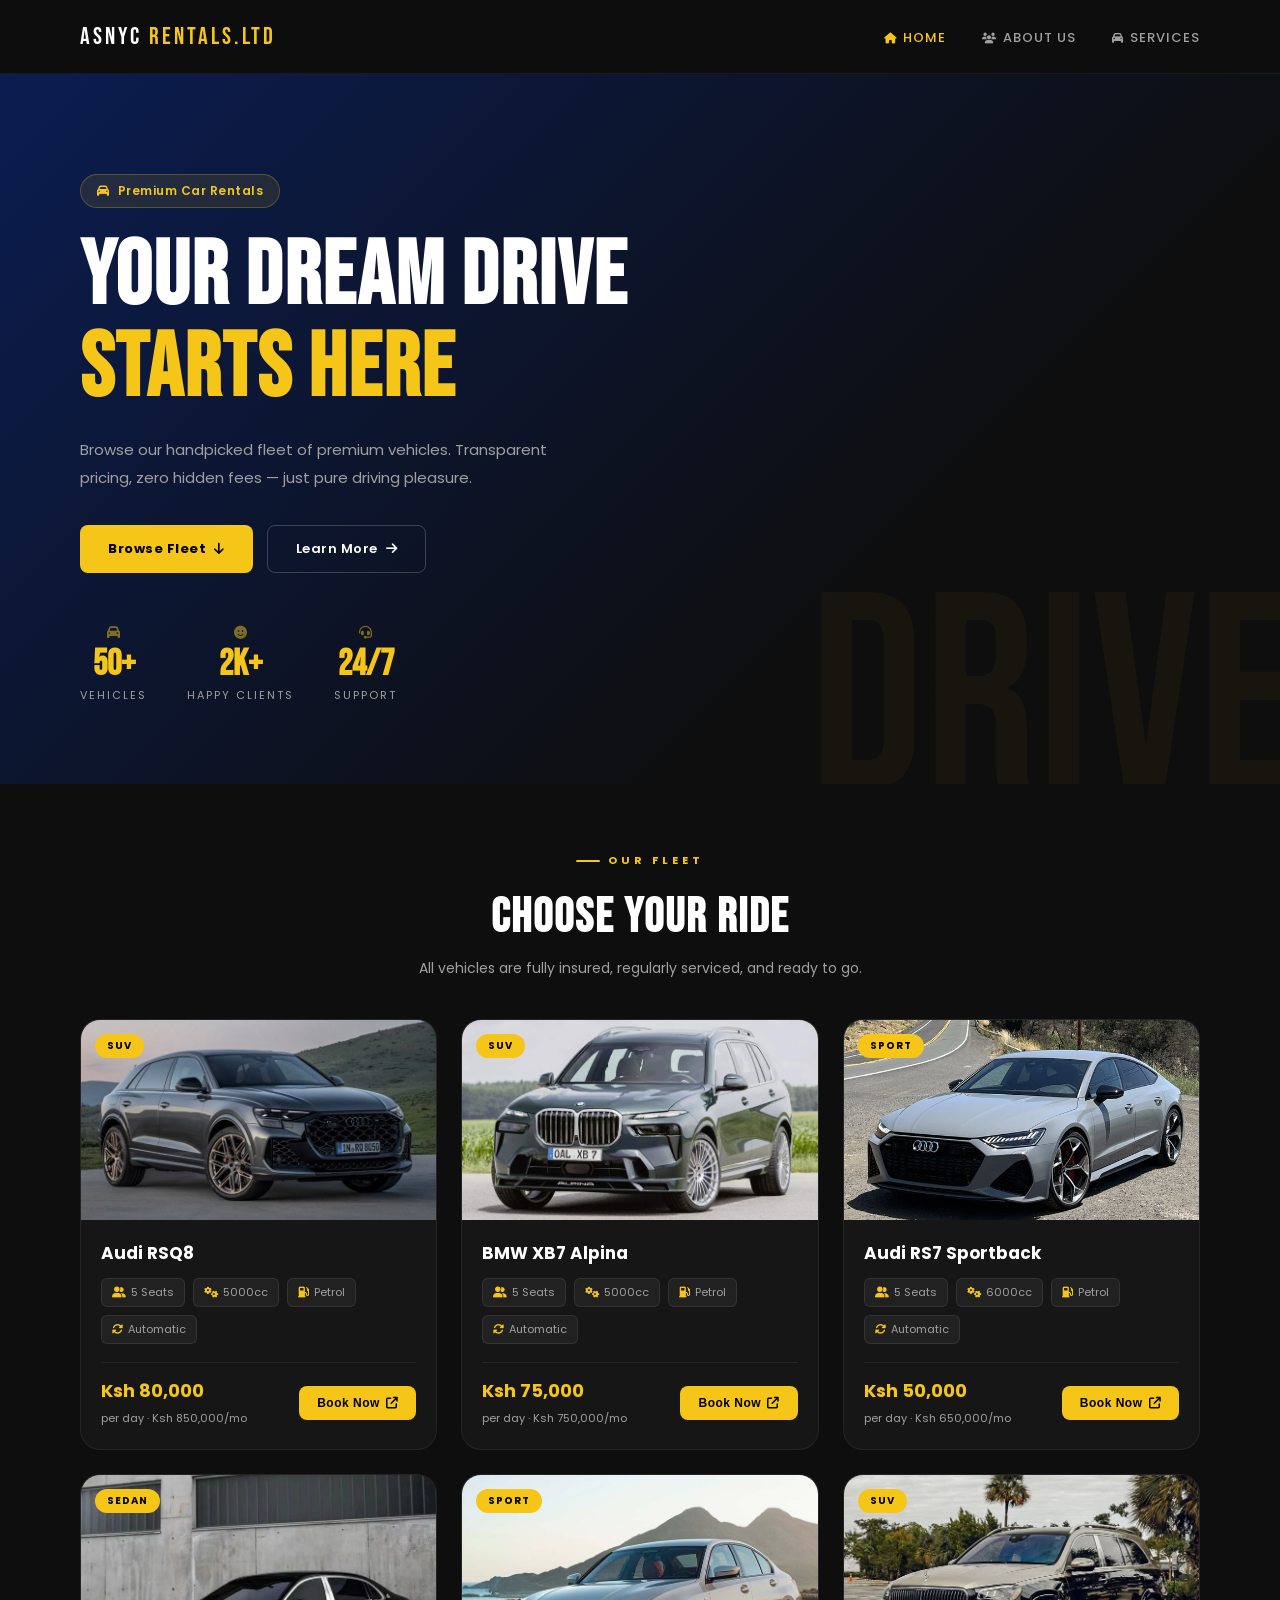
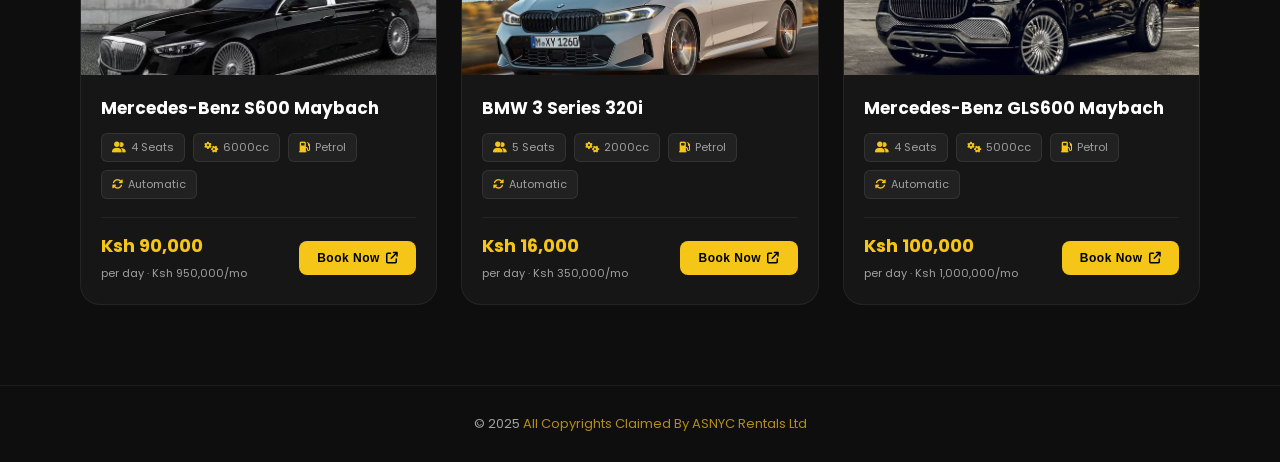
<file: index.html>
<!doctype html>
<html lang="en">
  <head>
    <meta charset="UTF-8" />
    <meta name="viewport" content="width=device-width, initial-scale=1.0" />
    <title>ASNYC RENTALS.LTD</title>
    <link
      href="https://fonts.googleapis.com/css2?family=Poppins:wght@300;400;500;700&family=Bebas+Neue&display=swap"
      rel="stylesheet"
    />
    <link
      rel="stylesheet"
      href="https://cdnjs.cloudflare.com/ajax/libs/font-awesome/6.5.0/css/all.min.css"
    />
    <link rel="stylesheet" href="style.css" />
  </head>
  <body>
    <main>
      <!-- NAVBAR -->
      <nav class="navbar">
        <div class="logo">ASNYC <span>RENTALS.LTD</span></div>
        <ul class="nav-links">
          <li>
            <a href="index.html" class="active"
              ><i
                class="fa-solid fa-house"
                style="margin-right: 6px; font-size: 11px"
              ></i
              >Home</a
            >
          </li>
          <li>
            <a href="about.html"
              ><i
                class="fa-solid fa-users"
                style="margin-right: 6px; font-size: 11px"
              ></i
              >About Us</a
            >
          </li>
          <li>
            <a href="services.html"
              ><i
                class="fa-solid fa-car"
                style="margin-right: 6px; font-size: 11px"
              ></i
              >Services</a
            >
          </li>
        </ul>
      </nav>

      <!-- HERO -->
      <section class="hero">
        <span class="hero-badge"
          ><i class="fa-solid fa-car"></i> Premium Car Rentals</span
        >
        <h1>Your Dream Drive <span>Starts Here</span></h1>
        <p>
          Browse our handpicked fleet of premium vehicles. Transparent pricing,
          zero hidden fees — just pure driving pleasure.
        </p>
        <div class="hero-btns">
          <a href="#fleet" class="btn-primary"
            >Browse Fleet <i class="fa-solid fa-arrow-down"></i
          ></a>
          <a href="about.html" class="btn-outline"
            >Learn More <i class="fa-solid fa-arrow-right"></i
          ></a>
        </div>
        <div class="hero-stats">
          <div class="stat">
            <div class="stat-icon"><i class="fa-solid fa-car"></i></div>
            <h3>50+</h3>
            <p>Vehicles</p>
          </div>
          <div class="stat">
            <div class="stat-icon"><i class="fa-solid fa-face-smile"></i></div>
            <h3>2K+</h3>
            <p>Happy Clients</p>
          </div>
          <div class="stat">
            <div class="stat-icon"><i class="fa-solid fa-headset"></i></div>
            <h3>24/7</h3>
            <p>Support</p>
          </div>
        </div>
      </section>

      <!-- SECTION HEADER -->
      <section class="section-header" id="fleet">
        <span class="tag">Our Fleet</span>
        <h2>Choose Your Ride</h2>
        <p>
          All vehicles are fully insured, regularly serviced, and ready to go.
        </p>
      </section>

      <!-- CARS SECTION -->
      <section class="cars-section">
        <!-- CAR 1 -->
        <div class="car-card">
          <div class="car-image">
            <img src="logo11.jpg" alt="Audi RSQ8" />
            <span class="car-badge">SUV</span>
          </div>
          <div class="car-body">
            <h2>Audi RSQ8</h2>
            <div class="car-details">
              <span><i class="fa-solid fa-user-group"></i> 5 Seats</span>
              <span><i class="fa-solid fa-gears"></i> 5000cc</span>
              <span><i class="fa-solid fa-gas-pump"></i> Petrol</span>
              <span><i class="fa-solid fa-rotate"></i> Automatic</span>
            </div>
            <div class="car-bottom">
              <div class="car-price">
                <span class="amount">Ksh 80,000</span>
                <span class="period">per day · Ksh 850,000/mo</span>
              </div>
              <button
                class="book-btn"
                onclick="openModal('Audi RSQ8', 'SE001', 'Ksh 80,000/day')"
              >
                Book Now <i class="fa-solid fa-arrow-up-right-from-square"></i>
              </button>
            </div>
          </div>
        </div>

        <!-- CAR 2 -->
        <div class="car-card">
          <div class="car-image">
            <img src="logo8.jpg" alt="BMW XB7 Alpina" />
            <span class="car-badge">SUV</span>
          </div>
          <div class="car-body">
            <h2>BMW XB7 Alpina</h2>
            <div class="car-details">
              <span><i class="fa-solid fa-user-group"></i> 5 Seats</span>
              <span><i class="fa-solid fa-gears"></i> 5000cc</span>
              <span><i class="fa-solid fa-gas-pump"></i> Petrol</span>
              <span><i class="fa-solid fa-rotate"></i> Automatic</span>
            </div>
            <div class="car-bottom">
              <div class="car-price">
                <span class="amount">Ksh 75,000</span>
                <span class="period">per day · Ksh 750,000/mo</span>
              </div>
              <button
                class="book-btn"
                onclick="openModal('BMW XB7 Alpina', 'SE002', 'Ksh 75,000/day')"
              >
                Book Now <i class="fa-solid fa-arrow-up-right-from-square"></i>
              </button>
            </div>
          </div>
        </div>

        <!-- CAR 3 -->
        <div class="car-card">
          <div class="car-image">
            <img src="logo12.jpg" alt="Audi RS7" />
            <span class="car-badge">Sport</span>
          </div>
          <div class="car-body">
            <h2>Audi RS7 Sportback</h2>
            <div class="car-details">
              <span><i class="fa-solid fa-user-group"></i> 5 Seats</span>
              <span><i class="fa-solid fa-gears"></i> 6000cc</span>
              <span><i class="fa-solid fa-gas-pump"></i> Petrol</span>
              <span><i class="fa-solid fa-rotate"></i> Automatic</span>
            </div>
            <div class="car-bottom">
              <div class="car-price">
                <span class="amount">Ksh 50,000</span>
                <span class="period">per day · Ksh 650,000/mo</span>
              </div>
              <button
                class="book-btn"
                onclick="
                  openModal('Audi RS7 Sportback', 'SE003', 'Ksh 50,000/day')
                "
              >
                Book Now <i class="fa-solid fa-arrow-up-right-from-square"></i>
              </button>
            </div>
          </div>
        </div>

        <!-- CAR 4 -->
        <div class="car-card">
          <div class="car-image">
            <img src="logo9.webp" alt="Mercedes-Benz S600 Maybach" />
            <span class="car-badge">Sedan</span>
          </div>
          <div class="car-body">
            <h2>Mercedes-Benz S600 Maybach</h2>
            <div class="car-details">
              <span><i class="fa-solid fa-user-group"></i> 4 Seats</span>
              <span><i class="fa-solid fa-gears"></i> 6000cc</span>
              <span><i class="fa-solid fa-gas-pump"></i> Petrol</span>
              <span><i class="fa-solid fa-rotate"></i> Automatic</span>
            </div>
            <div class="car-bottom">
              <div class="car-price">
                <span class="amount">Ksh 90,000</span>
                <span class="period">per day · Ksh 950,000/mo</span>
              </div>
              <button
                class="book-btn"
                onclick="
                  openModal(
                    'Mercedes-Benz S600 Maybach',
                    'SE004',
                    'Ksh 90,000/day',
                  )
                "
              >
                Book Now <i class="fa-solid fa-arrow-up-right-from-square"></i>
              </button>
            </div>
          </div>
        </div>

        <!-- CAR 5 -->
        <div class="car-card">
          <div class="car-image">
            <img src="logo5.jpg" alt="BMW 3 Series 320i" />
            <span class="car-badge">Sport</span>
          </div>
          <div class="car-body">
            <h2>BMW 3 Series 320i</h2>
            <div class="car-details">
              <span><i class="fa-solid fa-user-group"></i> 5 Seats</span>
              <span><i class="fa-solid fa-gears"></i> 2000cc</span>
              <span><i class="fa-solid fa-gas-pump"></i> Petrol</span>
              <span><i class="fa-solid fa-rotate"></i> Automatic</span>
            </div>
            <div class="car-bottom">
              <div class="car-price">
                <span class="amount">Ksh 16,000</span>
                <span class="period">per day · Ksh 350,000/mo</span>
              </div>
              <button
                class="book-btn"
                onclick="
                  openModal('BMW 3 Series 320i', 'SE005', 'Ksh 16,000/day')
                "
              >
                Book Now <i class="fa-solid fa-arrow-up-right-from-square"></i>
              </button>
            </div>
          </div>
        </div>

        <!-- CAR 6 -->
        <div class="car-card">
          <div class="car-image">
            <img src="logo10.jpg" alt="Mercedes-Benz GLS600 Maybach" />
            <span class="car-badge">SUV</span>
          </div>
          <div class="car-body">
            <h2>Mercedes-Benz GLS600 Maybach</h2>
            <div class="car-details">
              <span><i class="fa-solid fa-user-group"></i> 4 Seats</span>
              <span><i class="fa-solid fa-gears"></i> 5000cc</span>
              <span><i class="fa-solid fa-gas-pump"></i> Petrol</span>
              <span><i class="fa-solid fa-rotate"></i> Automatic</span>
            </div>
            <div class="car-bottom">
              <div class="car-price">
                <span class="amount">Ksh 100,000</span>
                <span class="period">per day · Ksh 1,000,000/mo</span>
              </div>
              <button
                class="book-btn"
                onclick="
                  openModal(
                    'Mercedes-Benz GLS600 Maybach',
                    'SE006',
                    'Ksh 100,000/day',
                  )
                "
              >
                Book Now <i class="fa-solid fa-arrow-up-right-from-square"></i>
              </button>
            </div>
          </div>
        </div>
      </section>

      <!-- BOOKING FORM -->
      <div class="form-overlay" id="bookingform">
        <div class="form">
          <button class="form-close" onclick="closeform()">✕</button>
          <div class="form-car-info">
            <div class="dot"></div>
            <div>
              <h3 id="form-car-name">Car Name</h3>
              <span id="form-car-details">Code · Price</span>
            </div>
          </div>
          <h2>Book Your Ride</h2>
          <div class="form-row">
            <div class="form-group">
              <label for="fullName"
                ><i
                  class="fa-solid fa-user"
                  style="margin-right: 6px; color: #f5c518"
                ></i
                >Full Name</label
              >
              <input type="text" id="fullName" placeholder="e.g. John Doe" />
              <span class="error-msg" id="err-name"
                >Please enter your full name.</span
              >
            </div>
            <div class="form-group">
              <label for="phone"
                ><i
                  class="fa-solid fa-phone"
                  style="margin-right: 6px; color: #f5c518"
                ></i
                >Phone Number</label
              >
              <input type="tel" id="phone" placeholder="+254 7XX XXX XXX" />
              <span class="error-msg" id="err-phone"
                >Please enter a valid phone number (min 10 digits).</span
              >
            </div>
          </div>
          <div class="form-row">
            <div class="form-group">
              <label for="pickupDate"
                ><i
                  class="fa-solid fa-calendar"
                  style="margin-right: 6px; color: #f5c518"
                ></i
                >Pick-Up Date</label
              >
              <input type="date" id="pickupDate" />
              <span class="error-msg" id="err-pickup"
                >Please select a pick-up date.</span
              >
            </div>
            <div class="form-group">
              <label for="returnDate"
                ><i
                  class="fa-solid fa-calendar-check"
                  style="margin-right: 6px; color: #f5c518"
                ></i
                >Return Date</label
              >
              <input type="date" id="returnDate" />
              <span class="error-msg" id="err-return"
                >Return date must be after pick-up date.</span
              >
            </div>
          </div>
          <div class="form-group">
            <label for="period"
              ><i
                class="fa-solid fa-clock"
                style="margin-right: 6px; color: #f5c518"
              ></i
              >Rental Period</label
            >
            <select id="period">
              <option value="">Select period</option>
              <option>Daily</option>
              <option>Weekly</option>
              <option>Monthly</option>
            </select>
            <span class="error-msg" id="err-period"
              >Please select a rental period.</span
            >
          </div>
          <div class="form-group">
            <label for="notes"
              ><i
                class="fa-solid fa-note-sticky"
                style="margin-right: 6px; color: #f5c518"
              ></i
              >Additional Notes</label
            >
            <textarea
              id="notes"
              placeholder="Any special requests or requirements..."
            ></textarea>
          </div>
          <button class="submit-btn" onclick="validateAndBook()">
            Confirm Booking <i class="fa-solid fa-check"></i>
          </button>
        </div>
      </div>

      <!-- FOOTER -->
      <footer>
        <p>© 2025 <span>All Copyrights Claimed By ASNYC Rentals Ltd</span></p>
      </footer>

      <script src="script.js" defer></script>
    </main>
  </body>
</html>
</file>
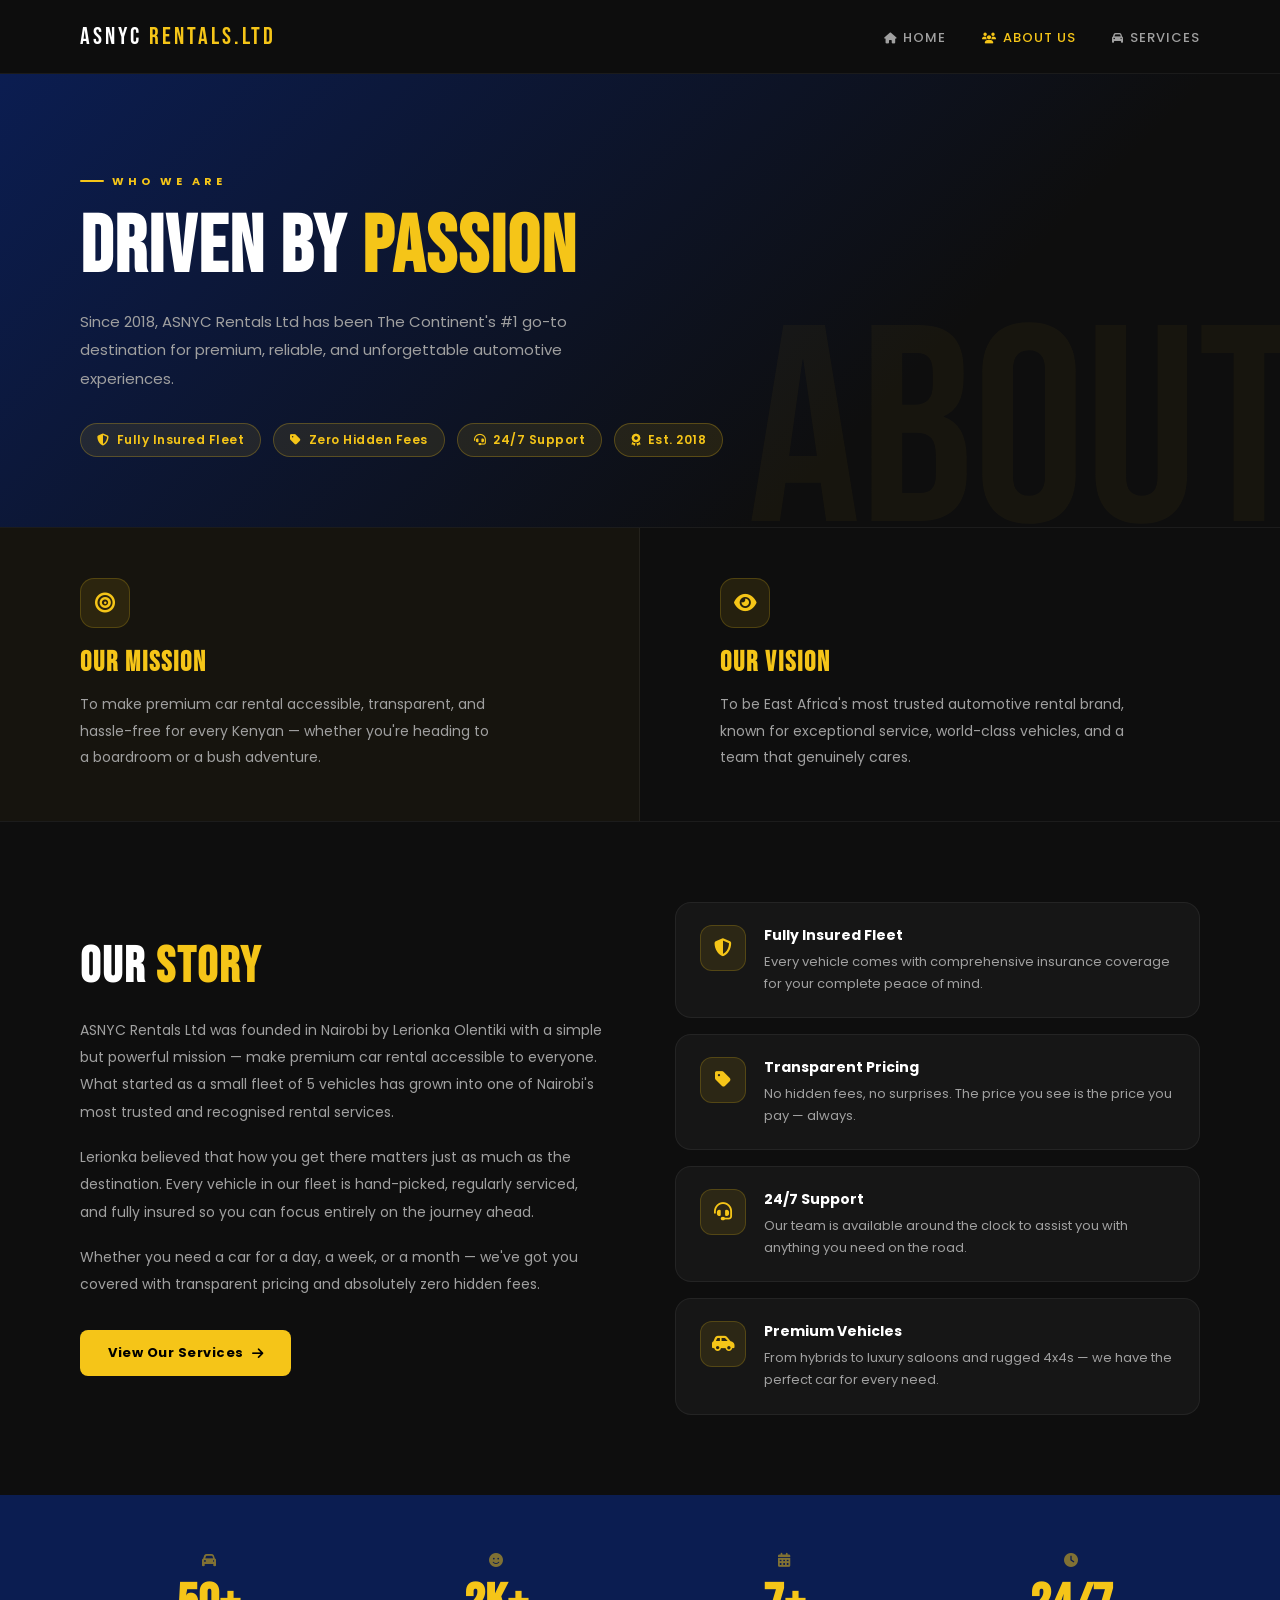
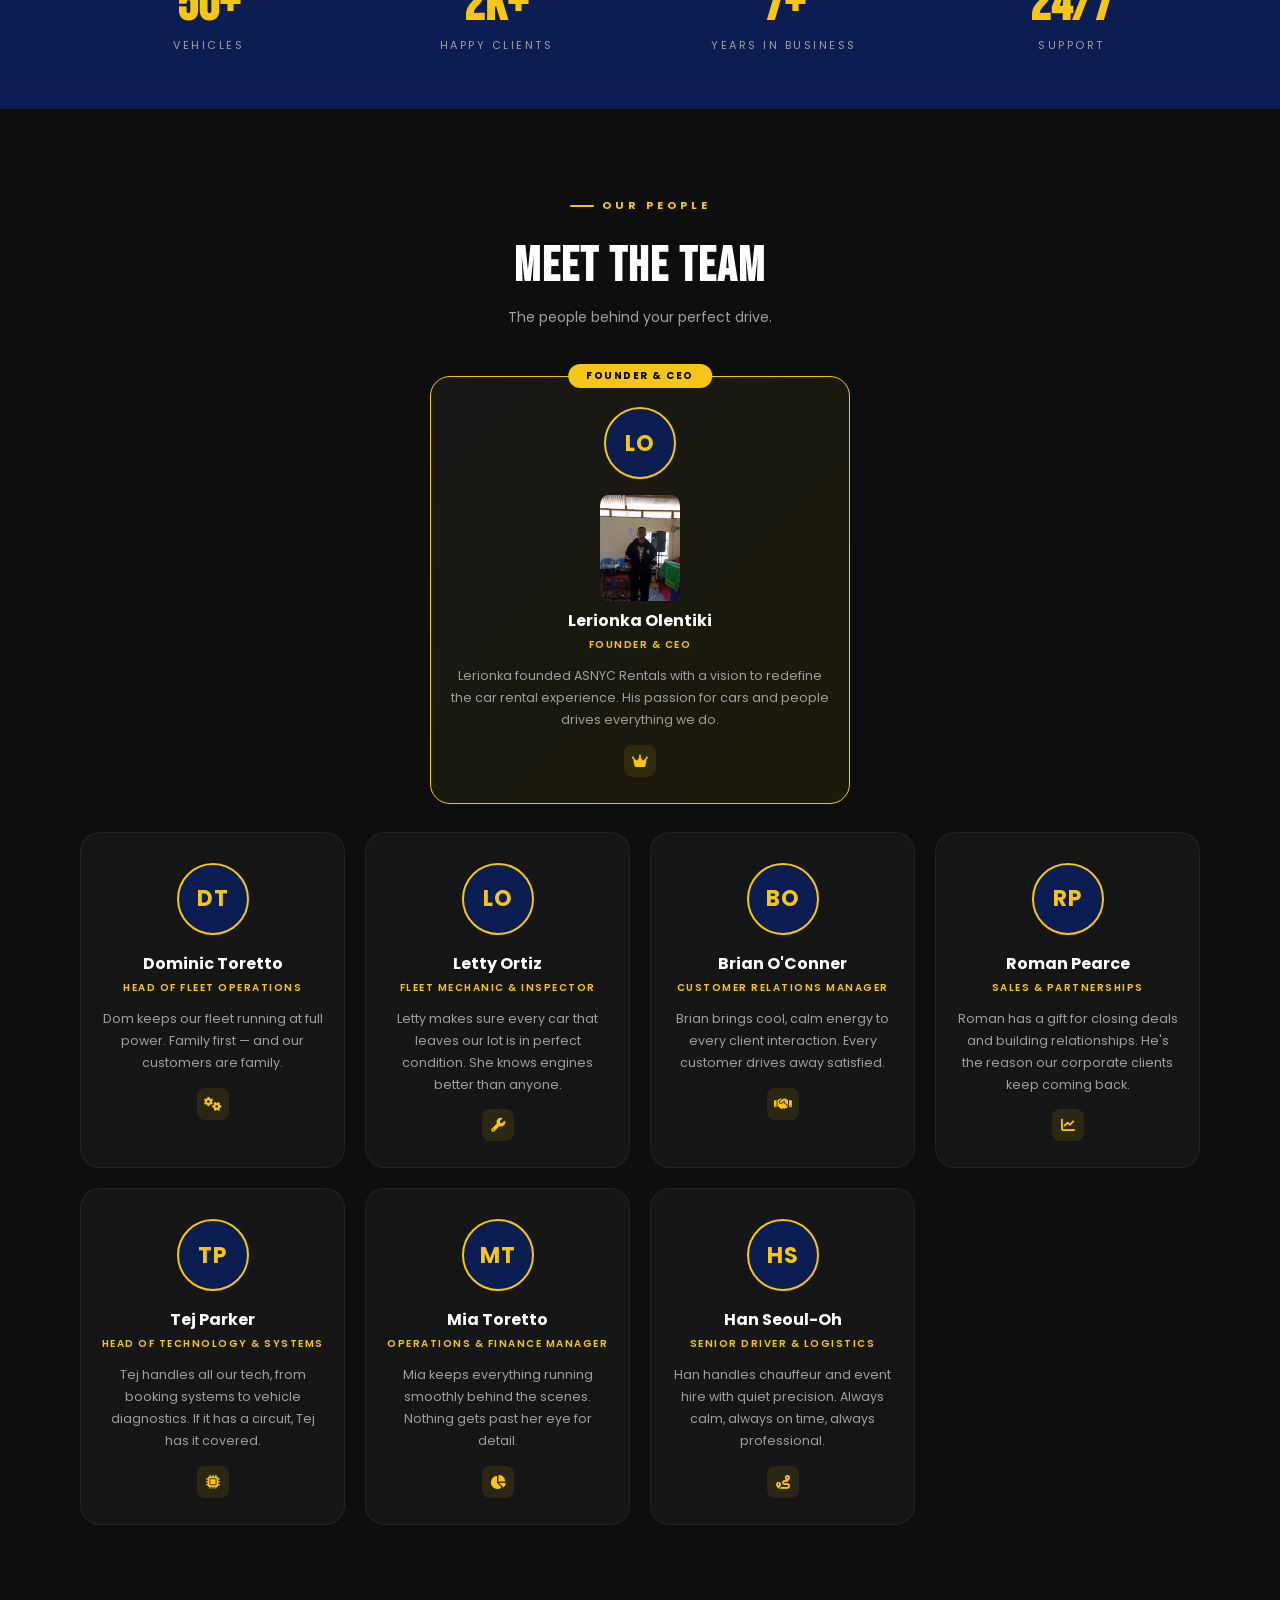
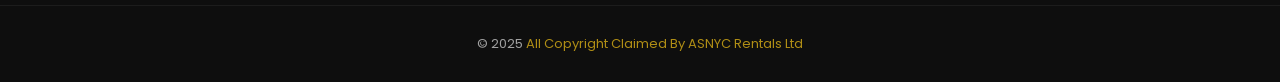
<file: about.html>
<!doctype html>
<html lang="en">
  <head>
    <meta charset="UTF-8" />
    <meta name="viewport" content="width=device-width, initial-scale=1.0" />
    <title>ASNYC RENTALS.LTD — About Us</title>
    <link
      href="https://fonts.googleapis.com/css2?family=Poppins:wght@300;400;500;700&family=Bebas+Neue&display=swap"
      rel="stylesheet"
    />
    <link
      rel="stylesheet"
      href="https://cdnjs.cloudflare.com/ajax/libs/font-awesome/6.5.0/css/all.min.css"
    />
    <link rel="stylesheet" href="about.css" />
  </head>
  <body>
    <!-- NAVBAR -->
    <nav class="navbar">
      <div class="logo">ASNYC <span>RENTALS.LTD</span></div>
      <ul class="nav-links">
        <li>
          <a href="index.html"
            ><i
              class="fa-solid fa-house"
              style="margin-right: 6px; font-size: 11px"
            ></i
            >Home</a
          >
        </li>
        <li>
          <a href="about.html" class="active"
            ><i
              class="fa-solid fa-users"
              style="margin-right: 6px; font-size: 11px"
            ></i
            >About Us</a
          >
        </li>
        <li>
          <a href="services.html"
            ><i
              class="fa-solid fa-car"
              style="margin-right: 6px; font-size: 11px"
            ></i
            >Services</a
          >
        </li>
      </ul>
    </nav>

    <!-- PAGE HERO -->
    <section class="page-hero">
      <span class="tag">Who We Are</span>
      <h1>Driven By <span>Passion</span></h1>
      <p>
        Since 2018, ASNYC Rentals Ltd has been The Continent's #1 go-to
        destination for premium, reliable, and unforgettable automotive
        experiences.
      </p>
      <div class="hero-badges">
        <span class="hero-badge"
          ><i class="fa-solid fa-shield-halved"></i> Fully Insured Fleet</span
        >
        <span class="hero-badge"
          ><i class="fa-solid fa-tag"></i> Zero Hidden Fees</span
        >
        <span class="hero-badge"
          ><i class="fa-solid fa-headset"></i> 24/7 Support</span
        >
        <span class="hero-badge"
          ><i class="fa-solid fa-award"></i> Est. 2018</span
        >
      </div>
    </section>

    <!-- MISSION & VISION -->
    <section class="mv-strip">
      <div class="mv-block">
        <div class="mv-icon"><i class="fa-solid fa-bullseye"></i></div>
        <h3>Our Mission</h3>
        <p>
          To make premium car rental accessible, transparent, and hassle-free
          for every Kenyan — whether you're heading to a boardroom or a bush
          adventure.
        </p>
      </div>
      <div class="mv-block">
        <div class="mv-icon"><i class="fa-solid fa-eye"></i></div>
        <h3>Our Vision</h3>
        <p>
          To be East Africa's most trusted automotive rental brand, known for
          exceptional service, world-class vehicles, and a team that genuinely
          cares.
        </p>
      </div>
    </section>

    <!-- ABOUT CONTENT -->
    <section class="about-content">
      <div class="about-text">
        <h2>Our <span>Story</span></h2>
        <p>
          ASNYC Rentals Ltd was founded in Nairobi by Lerionka Olentiki with a
          simple but powerful mission — make premium car rental accessible to
          everyone. What started as a small fleet of 5 vehicles has grown into
          one of Nairobi's most trusted and recognised rental services.
        </p>
        <p>
          Lerionka believed that how you get there matters just as much as the
          destination. Every vehicle in our fleet is hand-picked, regularly
          serviced, and fully insured so you can focus entirely on the journey
          ahead.
        </p>
        <p>
          Whether you need a car for a day, a week, or a month — we've got you
          covered with transparent pricing and absolutely zero hidden fees.
        </p>
        <a href="services.html" class="btn-primary"
          >View Our Services <i class="fa-solid fa-arrow-right"></i
        ></a>
      </div>

      <div class="about-cards">
        <div class="value-card">
          <div class="value-icon">
            <i class="fa-solid fa-shield-halved"></i>
          </div>
          <div>
            <h3>Fully Insured Fleet</h3>
            <p>
              Every vehicle comes with comprehensive insurance coverage for your
              complete peace of mind.
            </p>
          </div>
        </div>
        <div class="value-card">
          <div class="value-icon"><i class="fa-solid fa-tag"></i></div>
          <div>
            <h3>Transparent Pricing</h3>
            <p>
              No hidden fees, no surprises. The price you see is the price you
              pay — always.
            </p>
          </div>
        </div>
        <div class="value-card">
          <div class="value-icon"><i class="fa-solid fa-headset"></i></div>
          <div>
            <h3>24/7 Support</h3>
            <p>
              Our team is available around the clock to assist you with anything
              you need on the road.
            </p>
          </div>
        </div>
        <div class="value-card">
          <div class="value-icon"><i class="fa-solid fa-car-side"></i></div>
          <div>
            <h3>Premium Vehicles</h3>
            <p>
              From hybrids to luxury saloons and rugged 4x4s — we have the
              perfect car for every need.
            </p>
          </div>
        </div>
      </div>
    </section>

    <!-- STATS STRIP -->
    <div class="stats-strip">
      <div class="stat">
        <div class="stat-icon"><i class="fa-solid fa-car"></i></div>
        <h3>50+</h3>
        <p>Vehicles</p>
      </div>
      <div class="stat">
        <div class="stat-icon"><i class="fa-solid fa-face-smile"></i></div>
        <h3>2K+</h3>
        <p>Happy Clients</p>
      </div>
      <div class="stat">
        <div class="stat-icon"><i class="fa-solid fa-calendar-days"></i></div>
        <h3>7+</h3>
        <p>Years in Business</p>
      </div>
      <div class="stat">
        <div class="stat-icon"><i class="fa-solid fa-clock"></i></div>
        <h3>24/7</h3>
        <p>Support</p>
      </div>
    </div>

    <!-- TEAM SECTION -->
    <section class="team-section">
      <div class="section-header">
        <span class="tag">Our People</span>
        <h2>Meet The Team</h2>
        <p>The people behind your perfect drive.</p>
      </div>
      <div class="team-grid">
        <div class="team-card founder">
          <div class="founder-badge">Founder &amp; CEO</div>
          <div class="team-avatar">LO</div>
          <img src="bosslogo.jpeg" alt="img" />

          <h3>Lerionka Olentiki</h3>
          <div class="role">Founder &amp; CEO</div>
          <p>
            Lerionka founded ASNYC Rentals with a vision to redefine the car
            rental experience. His passion for cars and people drives everything
            we do.
          </p>
          <div class="card-icon"><i class="fa-solid fa-crown"></i></div>
        </div>

        <div class="team-card">
          <div class="team-avatar">DT</div>
          <h3>Dominic Toretto</h3>
          <div class="role">Head of Fleet Operations</div>
          <p>
            Dom keeps our fleet running at full power. Family first — and our
            customers are family.
          </p>
          <div class="card-icon"><i class="fa-solid fa-gears"></i></div>
        </div>

        <div class="team-card">
          <div class="team-avatar">LO</div>
          <h3>Letty Ortiz</h3>
          <div class="role">Fleet Mechanic &amp; Inspector</div>
          <p>
            Letty makes sure every car that leaves our lot is in perfect
            condition. She knows engines better than anyone.
          </p>
          <div class="card-icon"><i class="fa-solid fa-wrench"></i></div>
        </div>

        <div class="team-card">
          <div class="team-avatar">BO</div>
          <h3>Brian O'Conner</h3>
          <div class="role">Customer Relations Manager</div>
          <p>
            Brian brings cool, calm energy to every client interaction. Every
            customer drives away satisfied.
          </p>
          <div class="card-icon"><i class="fa-solid fa-handshake"></i></div>
        </div>

        <div class="team-card">
          <div class="team-avatar">RP</div>
          <h3>Roman Pearce</h3>
          <div class="role">Sales &amp; Partnerships</div>
          <p>
            Roman has a gift for closing deals and building relationships. He's
            the reason our corporate clients keep coming back.
          </p>
          <div class="card-icon"><i class="fa-solid fa-chart-line"></i></div>
        </div>

        <div class="team-card">
          <div class="team-avatar">TP</div>
          <h3>Tej Parker</h3>
          <div class="role">Head of Technology &amp; Systems</div>
          <p>
            Tej handles all our tech, from booking systems to vehicle
            diagnostics. If it has a circuit, Tej has it covered.
          </p>
          <div class="card-icon"><i class="fa-solid fa-microchip"></i></div>
        </div>

        <div class="team-card">
          <div class="team-avatar">MT</div>
          <h3>Mia Toretto</h3>
          <div class="role">Operations &amp; Finance Manager</div>
          <p>
            Mia keeps everything running smoothly behind the scenes. Nothing
            gets past her eye for detail.
          </p>
          <div class="card-icon"><i class="fa-solid fa-chart-pie"></i></div>
        </div>

        <div class="team-card">
          <div class="team-avatar">HS</div>
          <h3>Han Seoul-Oh</h3>
          <div class="role">Senior Driver &amp; Logistics</div>
          <p>
            Han handles chauffeur and event hire with quiet precision. Always
            calm, always on time, always professional.
          </p>
          <div class="card-icon"><i class="fa-solid fa-route"></i></div>
        </div>
      </div>
    </section>

    <!-- FOOTER -->
    <footer>
      <p>© 2025 <span>All Copyright Claimed By ASNYC Rentals Ltd</span></p>
    </footer>
  </body>
</html>
</file>
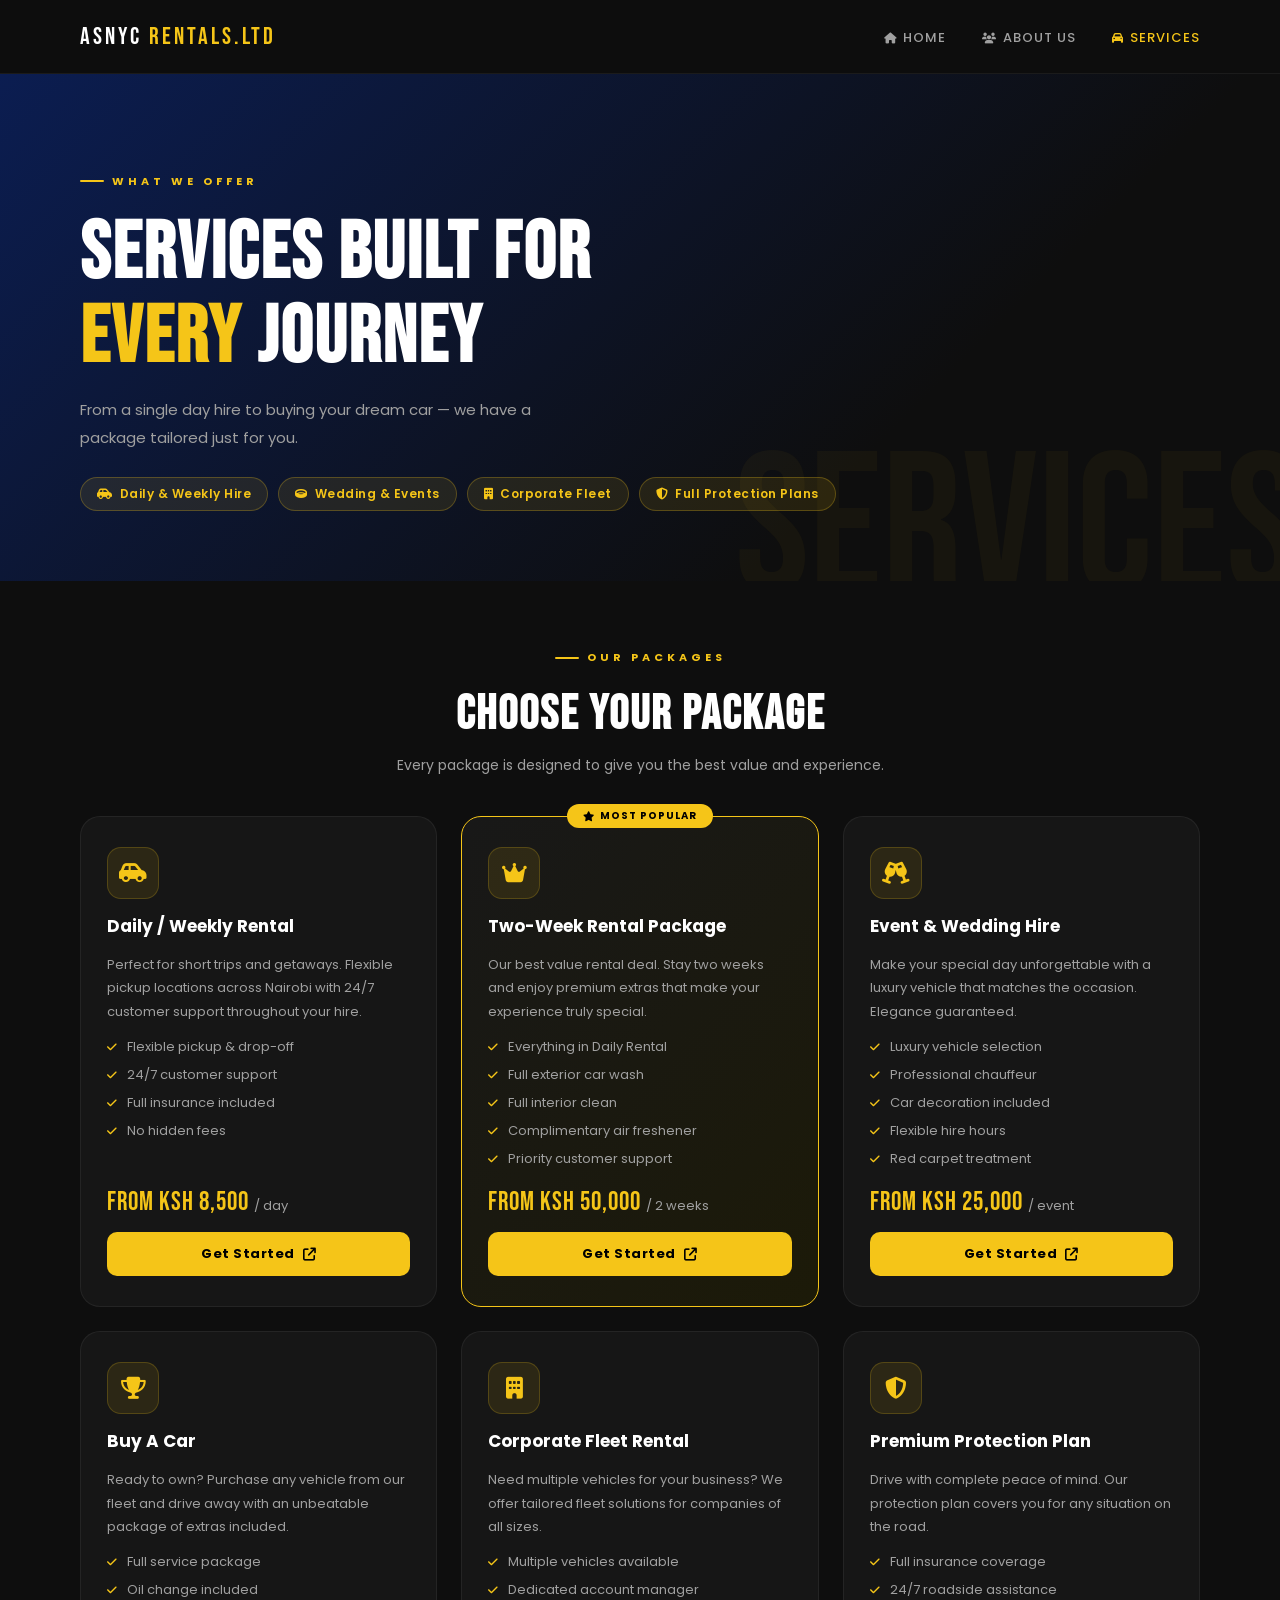
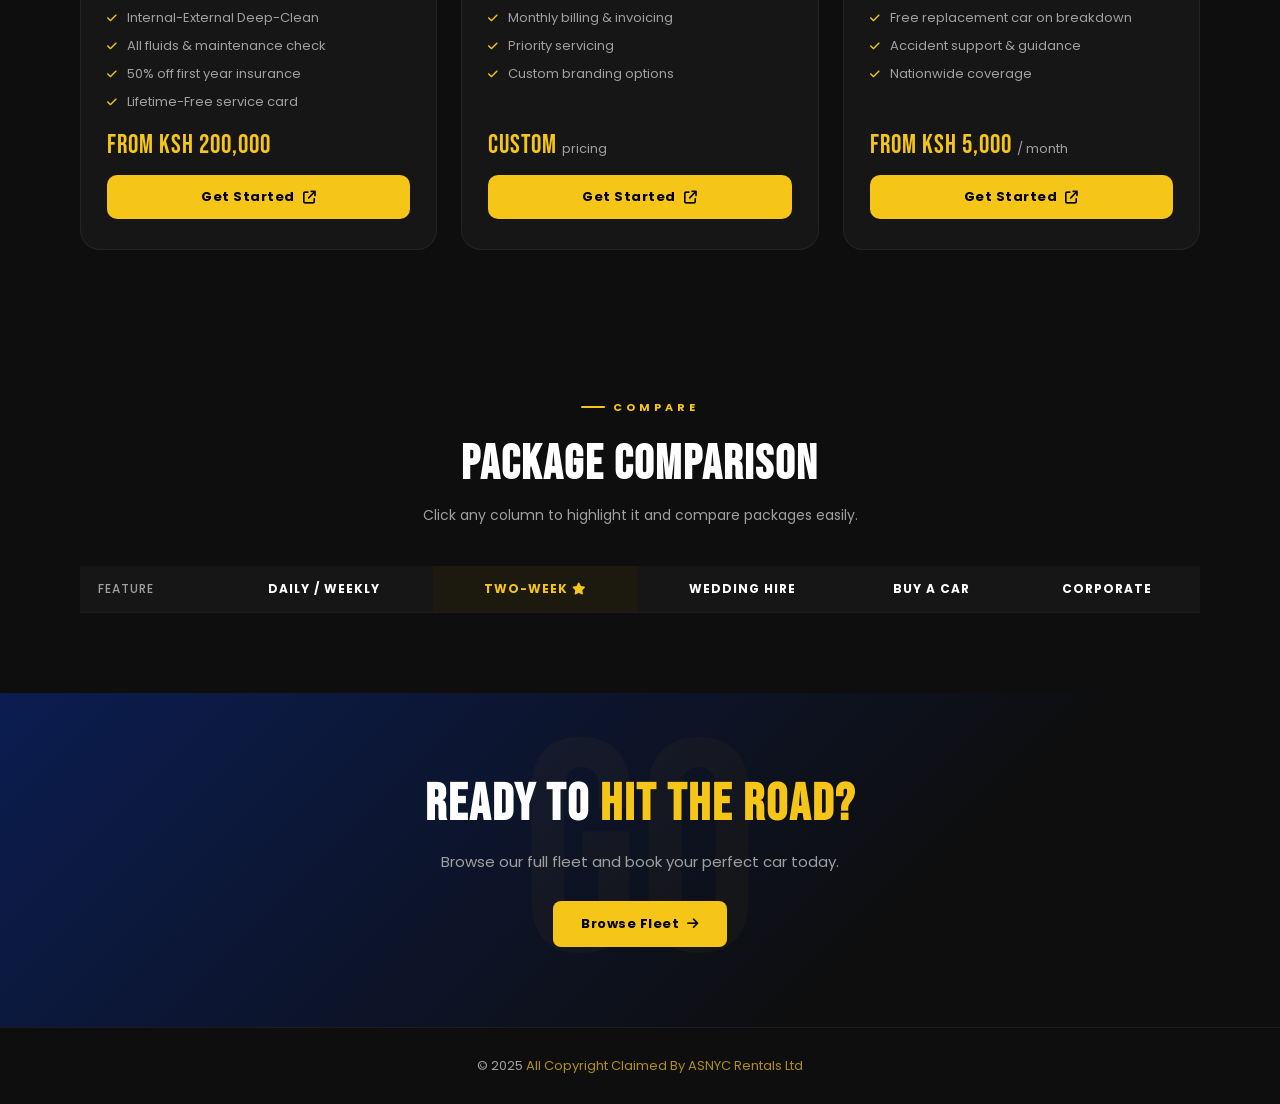
<file: services.html>
<!doctype html>
<html lang="en">
  <head>
    <meta charset="UTF-8" />
    <meta name="viewport" content="width=device-width, initial-scale=1.0" />
    <title>ASNYC RENTALS.LTD — Services</title>
    <link
      href="https://fonts.googleapis.com/css2?family=Poppins:wght@300;400;500;700&family=Bebas+Neue&display=swap"
      rel="stylesheet"
    />
    <link
      rel="stylesheet"
      href="https://cdnjs.cloudflare.com/ajax/libs/font-awesome/6.5.0/css/all.min.css"
    />
    <link rel="stylesheet" href="services.css" />
  </head>
  <body>
    <!-- NAVBAR -->
    <nav class="navbar">
      <div class="logo">ASNYC <span>RENTALS.LTD</span></div>
      <ul class="nav-links">
        <li>
          <a href="index.html"
            ><i
              class="fa-solid fa-house"
              style="margin-right: 6px; font-size: 11px"
            ></i
            >Home</a
          >
        </li>
        <li>
          <a href="about.html"
            ><i
              class="fa-solid fa-users"
              style="margin-right: 6px; font-size: 11px"
            ></i
            >About Us</a
          >
        </li>
        <li>
          <a href="services.html" class="active"
            ><i
              class="fa-solid fa-car"
              style="margin-right: 6px; font-size: 11px"
            ></i
            >Services</a
          >
        </li>
      </ul>
    </nav>

    <!-- HERO -->
    <section class="page-hero">
      <span class="tag">What We Offer</span>
      <h1>Services Built For <span>Every</span> Journey</h1>
      <p>
        From a single day hire to buying your dream car — we have a package
        tailored just for you.
      </p>
      <div class="hero-badges">
        <span class="hero-badge"
          ><i class="fa-solid fa-car-side"></i> Daily &amp; Weekly Hire</span
        >
        <span class="hero-badge"
          ><i class="fa-solid fa-ring"></i> Wedding &amp; Events</span
        >
        <span class="hero-badge"
          ><i class="fa-solid fa-building"></i> Corporate Fleet</span
        >
        <span class="hero-badge"
          ><i class="fa-solid fa-shield-halved"></i> Full Protection Plans</span
        >
      </div>
    </section>

    <!-- SERVICES SECTION -->
    <div class="section-header">
      <span class="tag">Our Packages</span>
      <h2>Choose Your Package</h2>
      <p>
        Every package is designed to give you the best value and experience.
      </p>
    </div>

    <section class="services-grid">
      <div class="service-card">
        <div class="service-icon-box"><i class="fa-solid fa-car-side"></i></div>
        <h3>Daily / Weekly Rental</h3>
        <p>
          Perfect for short trips and getaways. Flexible pickup locations across
          Nairobi with 24/7 customer support throughout your hire.
        </p>
        <ul class="service-perks">
          <li>
            <i class="fa-solid fa-check"></i> Flexible pickup &amp; drop-off
          </li>
          <li><i class="fa-solid fa-check"></i> 24/7 customer support</li>
          <li><i class="fa-solid fa-check"></i> Full insurance included</li>
          <li><i class="fa-solid fa-check"></i> No hidden fees</li>
        </ul>
        <div class="service-price">From Ksh 8,500 <span>/ day</span></div>
        <button
          class="service-btn"
          onclick="openEnquiry('Daily / Weekly Rental')"
        >
          Get Started <i class="fa-solid fa-arrow-up-right-from-square"></i>
        </button>
      </div>

      <div class="service-card featured">
        <div class="featured-badge">
          <i class="fa-solid fa-star"></i> Most Popular
        </div>
        <div class="service-icon-box"><i class="fa-solid fa-crown"></i></div>
        <h3>Two-Week Rental Package</h3>
        <p>
          Our best value rental deal. Stay two weeks and enjoy premium extras
          that make your experience truly special.
        </p>
        <ul class="service-perks">
          <li><i class="fa-solid fa-check"></i> Everything in Daily Rental</li>
          <li><i class="fa-solid fa-check"></i> Full exterior car wash</li>
          <li><i class="fa-solid fa-check"></i> Full interior clean</li>
          <li><i class="fa-solid fa-check"></i> Complimentary air freshener</li>
          <li><i class="fa-solid fa-check"></i> Priority customer support</li>
        </ul>
        <div class="service-price">From Ksh 50,000 <span>/ 2 weeks</span></div>
        <button
          class="service-btn"
          onclick="openEnquiry('Two-Week Rental Package')"
        >
          Get Started <i class="fa-solid fa-arrow-up-right-from-square"></i>
        </button>
      </div>

      <div class="service-card">
        <div class="service-icon-box">
          <i class="fa-solid fa-champagne-glasses"></i>
        </div>
        <h3>Event &amp; Wedding Hire</h3>
        <p>
          Make your special day unforgettable with a luxury vehicle that matches
          the occasion. Elegance guaranteed.
        </p>
        <ul class="service-perks">
          <li><i class="fa-solid fa-check"></i> Luxury vehicle selection</li>
          <li><i class="fa-solid fa-check"></i> Professional chauffeur</li>
          <li><i class="fa-solid fa-check"></i> Car decoration included</li>
          <li><i class="fa-solid fa-check"></i> Flexible hire hours</li>
          <li><i class="fa-solid fa-check"></i> Red carpet treatment</li>
        </ul>
        <div class="service-price">From Ksh 25,000 <span>/ event</span></div>
        <button
          class="service-btn"
          onclick="openEnquiry('Event & Wedding Hire')"
        >
          Get Started <i class="fa-solid fa-arrow-up-right-from-square"></i>
        </button>
      </div>

      <div class="service-card">
        <div class="service-icon-box"><i class="fa-solid fa-trophy"></i></div>
        <h3>Buy A Car</h3>
        <p>
          Ready to own? Purchase any vehicle from our fleet and drive away with
          an unbeatable package of extras included.
        </p>
        <ul class="service-perks">
          <li><i class="fa-solid fa-check"></i> Full service package</li>
          <li><i class="fa-solid fa-check"></i> Oil change included</li>
          <li>
            <i class="fa-solid fa-check"></i> Internal-External Deep-Clean
          </li>
          <li>
            <i class="fa-solid fa-check"></i> All fluids &amp; maintenance check
          </li>
          <li>
            <i class="fa-solid fa-check"></i> 50% off first year insurance
          </li>
          <li><i class="fa-solid fa-check"></i> Lifetime-Free service card</li>
        </ul>
        <div class="service-price">From Ksh 200,000</div>
        <button class="service-btn" onclick="openEnquiry('Buy A Car')">
          Get Started <i class="fa-solid fa-arrow-up-right-from-square"></i>
        </button>
      </div>

      <div class="service-card">
        <div class="service-icon-box"><i class="fa-solid fa-building"></i></div>
        <h3>Corporate Fleet Rental</h3>
        <p>
          Need multiple vehicles for your business? We offer tailored fleet
          solutions for companies of all sizes.
        </p>
        <ul class="service-perks">
          <li><i class="fa-solid fa-check"></i> Multiple vehicles available</li>
          <li><i class="fa-solid fa-check"></i> Dedicated account manager</li>
          <li>
            <i class="fa-solid fa-check"></i> Monthly billing &amp; invoicing
          </li>
          <li><i class="fa-solid fa-check"></i> Priority servicing</li>
          <li><i class="fa-solid fa-check"></i> Custom branding options</li>
        </ul>
        <div class="service-price">Custom <span>pricing</span></div>
        <button
          class="service-btn"
          onclick="openEnquiry('Corporate Fleet Rental')"
        >
          Get Started <i class="fa-solid fa-arrow-up-right-from-square"></i>
        </button>
      </div>

      <div class="service-card">
        <div class="service-icon-box">
          <i class="fa-solid fa-shield-halved"></i>
        </div>
        <h3>Premium Protection Plan</h3>
        <p>
          Drive with complete peace of mind. Our protection plan covers you for
          any situation on the road.
        </p>
        <ul class="service-perks">
          <li><i class="fa-solid fa-check"></i> Full insurance coverage</li>
          <li><i class="fa-solid fa-check"></i> 24/7 roadside assistance</li>
          <li>
            <i class="fa-solid fa-check"></i> Free replacement car on breakdown
          </li>
          <li>
            <i class="fa-solid fa-check"></i> Accident support &amp; guidance
          </li>
          <li><i class="fa-solid fa-check"></i> Nationwide coverage</li>
        </ul>
        <div class="service-price">From Ksh 5,000 <span>/ month</span></div>
        <button
          class="service-btn"
          onclick="openEnquiry('Premium Protection Plan')"
        >
          Get Started <i class="fa-solid fa-arrow-up-right-from-square"></i>
        </button>
      </div>
    </section>

    <!-- COMPARISON TABLE -->
    <div class="section-header">
      <span class="tag">Compare</span>
      <h2>Package Comparison</h2>
      <p>Click any column to highlight it and compare packages easily.</p>
    </div>

    <div class="table-wrapper">
      <table class="comparison-table">
        <thead>
          <tr>
            <th>Feature</th>
            <th onclick="highlightColumn(1)">Daily / Weekly</th>
            <th onclick="highlightColumn(2)" class="table-featured">
              Two-Week <i class="fa-solid fa-star"></i>
            </th>
            <th onclick="highlightColumn(3)">Wedding Hire</th>
            <th onclick="highlightColumn(4)">Buy A Car</th>
            <th onclick="highlightColumn(5)">Corporate</th>
          </tr>
        </thead>
      </table>
    </div>

    <!-- ENQUIRY MODAL -->
    <div class="form-overlay" id="enquiryModal">
      <div class="form">
        <button class="form-close" onclick="closeEnquiry()">✕</button>
        <div class="form-car-info">
          <div class="dot"></div>
          <div>
            <h3 id="enquiry-service-name">Service Name</h3>
            <p style="font-size: 12px; color: #a0a0a0">
              Fill in your details and we'll get back to you shortly.
            </p>
          </div>
        </div>
        <h2>Make An Enquiry</h2>
        <div class="form-row">
          <div class="form-group">
            <label for="eq-name"
              ><i
                class="fa-solid fa-user"
                style="margin-right: 6px; color: #f5c518"
              ></i
              >Full Name</label
            >
            <input type="text" id="eq-name" placeholder="e.g. John Doe" />
            <span class="error-msg" id="eq-err-name"
              >Please enter your name.</span
            >
          </div>
          <div class="form-group">
            <label for="eq-phone"
              ><i
                class="fa-solid fa-phone"
                style="margin-right: 6px; color: #f5c518"
              ></i
              >Phone Number</label
            >
            <input type="tel" id="eq-phone" placeholder="+254 7XX XXX XXX" />
            <span class="error-msg" id="eq-err-phone"
              >Please enter a valid phone number.</span
            >
          </div>
        </div>
        <div class="form-group">
          <label for="eq-email"
            ><i
              class="fa-solid fa-envelope"
              style="margin-right: 6px; color: #f5c518"
            ></i
            >Email Address</label
          >
          <input type="email" id="eq-email" placeholder="you@example.com" />
          <span class="error-msg" id="eq-err-email"
            >Please enter a valid email.</span
          >
        </div>
        <div class="form-group">
          <label for="eq-message"
            ><i
              class="fa-solid fa-note-sticky"
              style="margin-right: 6px; color: #f5c518"
            ></i
            >Message / Special Requests</label
          >
          <textarea
            id="eq-message"
            placeholder="Tell us more about what you need..."
          ></textarea>
        </div>
        <button class="submit-btn" onclick="submitEnquiry()">
          Send Enquiry <i class="fa-solid fa-check"></i>
        </button>
      </div>
    </div>

    <!-- CTA SECTION -->
    <section class="cta-section">
      <h2>Ready To <span>Hit The Road?</span></h2>
      <p>Browse our full fleet and book your perfect car today.</p>
      <a href="index.html" class="btn-primary"
        >Browse Fleet <i class="fa-solid fa-arrow-right"></i
      ></a>
    </section>

    <!-- FOOTER -->
    <footer>
      <p>© 2025 <span>All Copyright Claimed By ASNYC Rentals Ltd</span></p>
    </footer>
    <script src="services.js" defer></script>
  </body>
</html>
</file>
<file: style.css>
/* =============================================
   ASNYC RENTALS LTD — Index / Home Page Styles
   ============================================= */

:root {
  --gold: #f5c518;
  --navy: #0b1d51;
  --card: #161616;
  --grey: #a0a0a0;
  --dark: #0e0e0e;
}

*,
*::before,
*::after {
  box-sizing: border-box;
  margin: 0;
  padding: 0;
}

body {
  background: var(--dark);
  color: #fff;
  font-family: "Poppins", sans-serif;
}

/* ── NAVBAR ── */
.navbar {
  display: flex;
  align-items: center;
  justify-content: space-between;
  padding: 22px 80px;
  position: sticky;
  top: 0;
  z-index: 100;
  background: rgba(14, 14, 14, 0.95);
  backdrop-filter: blur(10px);
  border-bottom: 1px solid rgba(255, 255, 255, 0.06);
}

.logo {
  font-family: "Bebas Neue", sans-serif;
  font-size: 24px;
  letter-spacing: 3px;
  color: #fff;
}
.logo span {
  color: var(--gold);
}

.nav-links {
  display: flex;
  list-style: none;
  gap: 36px;
}

.nav-links a {
  text-decoration: none;
  color: var(--grey);
  font-size: 13px;
  font-weight: 500;
  letter-spacing: 1px;
  text-transform: uppercase;
  transition: color 0.2s;
}
.nav-links a:hover,
.nav-links a.active {
  color: var(--gold);
}

/* ── HERO ── */
.hero {
  background: linear-gradient(135deg, #0b1d51 0%, #0e0e0e 70%);
  padding: 100px 80px 80px;
  position: relative;
  overflow: hidden;
}

.hero::before {
  content: "DRIVE";
  position: absolute;
  right: -20px;
  bottom: -60px;
  font-family: "Bebas Neue", sans-serif;
  font-size: 280px;
  color: rgba(245, 197, 24, 0.04);
  pointer-events: none;
  line-height: 1;
}

.hero-badge {
  display: inline-flex;
  align-items: center;
  gap: 8px;
  background: rgba(245, 197, 24, 0.1);
  border: 1px solid rgba(245, 197, 24, 0.25);
  color: var(--gold);
  font-size: 12px;
  font-weight: 600;
  padding: 7px 16px;
  border-radius: 30px;
  margin-bottom: 24px;
  letter-spacing: 0.5px;
}

.hero h1 {
  font-family: "Bebas Neue", sans-serif;
  font-size: clamp(50px, 8vw, 90px);
  letter-spacing: 2px;
  max-width: 700px;
  line-height: 1.02;
  margin-bottom: 20px;
}
.hero h1 span {
  color: var(--gold);
}

.hero > p {
  color: var(--grey);
  font-size: 15px;
  max-width: 520px;
  line-height: 1.9;
  margin-bottom: 32px;
}

.hero-btns {
  display: flex;
  gap: 14px;
  flex-wrap: wrap;
  margin-bottom: 50px;
}

.btn-primary {
  display: inline-flex;
  align-items: center;
  gap: 8px;
  background: var(--gold);
  color: #000;
  font-size: 13px;
  font-weight: 700;
  padding: 13px 28px;
  border-radius: 8px;
  text-decoration: none;
  letter-spacing: 0.5px;
  transition:
    opacity 0.2s,
    transform 0.2s;
}
.btn-primary:hover {
  opacity: 0.88;
  transform: translateY(-2px);
}

.btn-outline {
  display: inline-flex;
  align-items: center;
  gap: 8px;
  background: transparent;
  color: #fff;
  font-size: 13px;
  font-weight: 600;
  padding: 13px 28px;
  border-radius: 8px;
  text-decoration: none;
  border: 1px solid rgba(255, 255, 255, 0.2);
  letter-spacing: 0.5px;
  transition:
    border-color 0.2s,
    color 0.2s;
}
.btn-outline:hover {
  border-color: var(--gold);
  color: var(--gold);
}

.hero-stats {
  display: flex;
  gap: 40px;
  flex-wrap: wrap;
}

.hero-stats .stat {
  text-align: center;
}

.hero-stats .stat-icon {
  font-size: 13px;
  color: rgba(245, 197, 24, 0.5);
  margin-bottom: 4px;
}

.hero-stats .stat h3 {
  font-family: "Bebas Neue", sans-serif;
  font-size: 36px;
  color: var(--gold);
  line-height: 1;
}

.hero-stats .stat p {
  font-size: 11px;
  color: var(--grey);
  letter-spacing: 2px;
  text-transform: uppercase;
  margin-top: 4px;
}

/* ── SECTION HEADER ── */
.section-header {
  text-align: center;
  padding: 60px 80px 40px;
}

.tag {
  font-size: 11px;
  font-weight: 700;
  letter-spacing: 4px;
  color: var(--gold);
  text-transform: uppercase;
  display: inline-flex;
  align-items: center;
  gap: 8px;
  margin-bottom: 12px;
}
.tag::before {
  content: "";
  display: inline-block;
  width: 24px;
  height: 2px;
  background: var(--gold);
  border-radius: 2px;
}

.section-header h2 {
  font-family: "Bebas Neue", sans-serif;
  font-size: 48px;
  letter-spacing: 2px;
  margin: 8px 0 12px;
}

.section-header p {
  color: var(--grey);
  font-size: 14px;
}

/* ── CARS SECTION ── */
.cars-section {
  display: grid;
  grid-template-columns: repeat(3, 1fr);
  gap: 24px;
  padding: 0 80px 80px;
}

.car-card {
  background: var(--card);
  border-radius: 20px;
  border: 1px solid rgba(255, 255, 255, 0.06);
  overflow: hidden;
  transition:
    transform 0.25s,
    border-color 0.25s;
}
.car-card:hover {
  transform: translateY(-6px);
  border-color: rgba(245, 197, 24, 0.4);
}

.car-image {
  position: relative;
  height: 200px;
  overflow: hidden;
}
.car-image img {
  width: 100%;
  height: 100%;
  object-fit: cover;
  display: block;
  transition: transform 0.4s;
}
.car-card:hover .car-image img {
  transform: scale(1.04);
}

.car-badge {
  position: absolute;
  top: 14px;
  left: 14px;
  background: var(--gold);
  color: #000;
  font-size: 10px;
  font-weight: 700;
  padding: 4px 12px;
  border-radius: 20px;
  letter-spacing: 1px;
  text-transform: uppercase;
}

.car-body {
  padding: 20px;
}

.car-body h2 {
  font-size: 17px;
  font-weight: 700;
  margin-bottom: 12px;
}

.car-details {
  display: flex;
  flex-wrap: wrap;
  gap: 8px;
  margin-bottom: 18px;
}

.car-details span {
  display: inline-flex;
  align-items: center;
  gap: 5px;
  background: rgba(255, 255, 255, 0.05);
  border: 1px solid rgba(255, 255, 255, 0.08);
  border-radius: 6px;
  padding: 5px 10px;
  font-size: 11px;
  color: var(--grey);
}

.car-details span i {
  color: var(--gold);
  font-size: 11px;
}

.car-bottom {
  display: flex;
  align-items: center;
  justify-content: space-between;
  border-top: 1px solid rgba(255, 255, 255, 0.06);
  padding-top: 14px;
  margin-top: 4px;
}

.car-price .amount {
  display: block;
  font-size: 18px;
  font-weight: 700;
  color: var(--gold);
}

.car-price .period {
  font-size: 11px;
  color: var(--grey);
}

.book-btn {
  display: inline-flex;
  align-items: center;
  gap: 6px;
  background: var(--gold);
  color: #000;
  border: none;
  font-size: 12px;
  font-weight: 700;
  padding: 10px 18px;
  border-radius: 8px;
  cursor: pointer;
  letter-spacing: 0.5px;
  transition:
    opacity 0.2s,
    transform 0.2s;
}
.book-btn:hover {
  opacity: 0.88;
  transform: translateY(-1px);
}

/* ── BOOKING FORM ── */
.form-overlay {
  display: none;
  position: fixed;
  inset: 0;
  background: rgba(0, 0, 0, 0.75);
  z-index: 999;
  align-items: center;
  justify-content: center;
  backdrop-filter: blur(4px);
}
.form-overlay.active {
  display: flex;
}

.form {
  background: #161616;
  border: 1px solid rgba(245, 197, 24, 0.2);
  border-radius: 20px;
  padding: 36px;
  width: 100%;
  max-width: 560px;
  position: relative;
  max-height: 90vh;
  overflow-y: auto;
}

.form-close {
  position: absolute;
  top: 16px;
  right: 16px;
  background: rgba(255, 255, 255, 0.06);
  border: none;
  color: #fff;
  width: 32px;
  height: 32px;
  border-radius: 50%;
  cursor: pointer;
  font-size: 14px;
  display: flex;
  align-items: center;
  justify-content: center;
  transition: background 0.2s;
}
.form-close:hover {
  background: rgba(245, 197, 24, 0.2);
}

.form-car-info {
  display: flex;
  align-items: center;
  gap: 12px;
  margin-bottom: 20px;
}

.dot {
  width: 10px;
  height: 10px;
  border-radius: 50%;
  background: var(--gold);
  flex-shrink: 0;
}

.form-car-info h3 {
  font-size: 15px;
  font-weight: 700;
}
.form-car-info span {
  font-size: 12px;
  color: var(--grey);
}

.form h2 {
  font-family: "Bebas Neue", sans-serif;
  font-size: 32px;
  letter-spacing: 2px;
  margin-bottom: 24px;
}

.form-row {
  display: grid;
  grid-template-columns: 1fr 1fr;
  gap: 16px;
}

.form-group {
  display: flex;
  flex-direction: column;
  gap: 6px;
  margin-bottom: 16px;
}

.form-group label {
  font-size: 12px;
  font-weight: 600;
  color: #ccc;
  letter-spacing: 0.5px;
}

.form-group input,
.form-group select,
.form-group textarea {
  background: rgba(255, 255, 255, 0.05);
  border: 1px solid rgba(255, 255, 255, 0.1);
  border-radius: 8px;
  color: #fff;
  font-family: "Poppins", sans-serif;
  font-size: 13px;
  padding: 10px 14px;
  outline: none;
  transition: border-color 0.2s;
}
.form-group input:focus,
.form-group select:focus,
.form-group textarea:focus {
  border-color: var(--gold);
}

.form-group textarea {
  resize: vertical;
  min-height: 90px;
}

.form-group select option {
  background: #161616;
}

.error-msg {
  font-size: 11px;
  color: #e74c3c;
  display: none;
}
.error-msg.visible {
  display: block;
}

.submit-btn {
  width: 100%;
  background: var(--gold);
  color: #000;
  border: none;
  font-family: "Poppins", sans-serif;
  font-size: 14px;
  font-weight: 700;
  padding: 14px;
  border-radius: 10px;
  cursor: pointer;
  display: flex;
  align-items: center;
  justify-content: center;
  gap: 8px;
  margin-top: 8px;
  transition: opacity 0.2s;
}
.submit-btn:hover {
  opacity: 0.88;
}

/* ── FOOTER ── */
footer {
  border-top: 1px solid rgba(255, 255, 255, 0.06);
  padding: 28px 80px;
  text-align: center;
  font-size: 13px;
  color: var(--grey);
}
footer span {
  color: rgba(245, 197, 24, 0.7);
}

/* ── RESPONSIVE ── */
@media (max-width: 1024px) {
  .cars-section {
    grid-template-columns: repeat(2, 1fr);
  }
}
@media (max-width: 768px) {
  .navbar {
    padding: 18px 24px;
  }
  .hero {
    padding: 60px 24px 50px;
  }
  .section-header {
    padding: 40px 24px 28px;
  }
  .cars-section {
    grid-template-columns: 1fr;
    padding: 0 24px 50px;
  }
  .form-row {
    grid-template-columns: 1fr;
  }
  .form {
    padding: 24px;
    margin: 16px;
  }
  footer {
    padding: 24px;
  }
}
@media (max-width: 480px) {
  .hero-btns {
    flex-direction: column;
  }
  .hero-stats {
    gap: 24px;
  }
}
</file>
<file: about.css>
:root {
  --gold: #f5c518;
  --navy: #0b1d51;
  --card: #161616;
  --grey: #a0a0a0;
  --dark: #0e0e0e;
}

*,
*::before,
*::after {
  box-sizing: border-box;
  margin: 0;
  padding: 0;
}

body {
  background: var(--dark);
  color: #fff;
  font-family: "Poppins", sans-serif;
}

/* ── NAVBAR ── */
.navbar {
  display: flex;
  align-items: center;
  justify-content: space-between;
  padding: 22px 80px;
  position: sticky;
  top: 0;
  z-index: 100;
  background: rgba(14, 14, 14, 0.95);
  backdrop-filter: blur(10px);
  border-bottom: 1px solid rgba(255, 255, 255, 0.06);
}

.logo {
  font-family: "Bebas Neue", sans-serif;
  font-size: 24px;
  letter-spacing: 3px;
  color: #fff;
}
.logo span {
  color: var(--gold);
}

.nav-links {
  display: flex;
  list-style: none;
  gap: 36px;
}

.nav-links a {
  text-decoration: none;
  color: var(--grey);
  font-size: 13px;
  font-weight: 500;
  letter-spacing: 1px;
  text-transform: uppercase;
  transition: color 0.2s;
}
.nav-links a:hover,
.nav-links a.active {
  color: var(--gold);
}

/* ── PAGE HERO ── */
.page-hero {
  background: linear-gradient(135deg, #0b1d51 0%, #0e0e0e 70%);
  padding: 90px 80px 70px;
  position: relative;
  overflow: hidden;
}

.page-hero::before {
  content: "ABOUT";
  position: absolute;
  right: -20px;
  bottom: -50px;
  font-family: "Bebas Neue", sans-serif;
  font-size: 280px;
  color: rgba(245, 197, 24, 0.04);
  pointer-events: none;
  line-height: 1;
}

.tag {
  font-size: 11px;
  font-weight: 700;
  letter-spacing: 4px;
  color: var(--gold);
  text-transform: uppercase;
  display: inline-flex;
  align-items: center;
  gap: 8px;
  margin-bottom: 16px;
}
.tag::before {
  content: "";
  display: inline-block;
  width: 24px;
  height: 2px;
  background: var(--gold);
  border-radius: 2px;
}

.page-hero h1 {
  font-family: "Bebas Neue", sans-serif;
  font-size: clamp(48px, 7vw, 80px);
  letter-spacing: 2px;
  max-width: 620px;
  line-height: 1.05;
}
.page-hero h1 span {
  color: var(--gold);
}

.page-hero p {
  color: var(--grey);
  font-size: 15px;
  margin-top: 18px;
  max-width: 520px;
  line-height: 1.9;
}

.hero-badges {
  display: flex;
  gap: 12px;
  margin-top: 30px;
  flex-wrap: wrap;
}

.hero-badge {
  display: inline-flex;
  align-items: center;
  gap: 7px;
  background: rgba(245, 197, 24, 0.1);
  border: 1px solid rgba(245, 197, 24, 0.25);
  color: var(--gold);
  font-size: 12px;
  font-weight: 600;
  padding: 7px 16px;
  border-radius: 30px;
  letter-spacing: 0.5px;
}

/* ── MISSION / VISION STRIP ── */
.mv-strip {
  display: grid;
  grid-template-columns: 1fr 1fr;
  border-top: 1px solid rgba(255, 255, 255, 0.06);
  border-bottom: 1px solid rgba(255, 255, 255, 0.06);
}

.mv-block {
  padding: 50px 80px;
}

.mv-block:first-child {
  border-right: 1px solid rgba(255, 255, 255, 0.06);
  background: rgba(245, 197, 24, 0.03);
}

.mv-icon {
  width: 50px;
  height: 50px;
  border-radius: 14px;
  background: rgba(245, 197, 24, 0.1);
  border: 1px solid rgba(245, 197, 24, 0.2);
  display: flex;
  align-items: center;
  justify-content: center;
  font-size: 20px;
  color: var(--gold);
  margin-bottom: 18px;
}

.mv-block h3 {
  font-family: "Bebas Neue", sans-serif;
  font-size: 28px;
  letter-spacing: 2px;
  color: var(--gold);
  margin-bottom: 12px;
}

.mv-block p {
  color: var(--grey);
  font-size: 14px;
  line-height: 1.9;
  max-width: 420px;
}

/* ── ABOUT CONTENT ── */
.about-content {
  padding: 80px;
  display: grid;
  grid-template-columns: 1fr 1fr;
  gap: 70px;
  align-items: center;
}

.about-text h2 {
  font-family: "Bebas Neue", sans-serif;
  font-size: 50px;
  letter-spacing: 2px;
  margin-bottom: 22px;
  line-height: 1.1;
}
.about-text h2 span {
  color: var(--gold);
}

.about-text p {
  color: var(--grey);
  font-size: 14px;
  line-height: 1.95;
  margin-bottom: 18px;
}

.btn-primary {
  display: inline-flex;
  align-items: center;
  gap: 8px;
  background: var(--gold);
  color: #000;
  font-size: 13px;
  font-weight: 700;
  padding: 13px 28px;
  border-radius: 8px;
  text-decoration: none;
  letter-spacing: 0.5px;
  margin-top: 14px;
  transition:
    opacity 0.2s,
    transform 0.2s;
}
.btn-primary:hover {
  opacity: 0.88;
  transform: translateY(-1px);
}

/* ── VALUE CARDS ── */
.about-cards {
  display: flex;
  flex-direction: column;
  gap: 16px;
}

.value-card {
  background: var(--card);
  border: 1px solid rgba(255, 255, 255, 0.06);
  border-radius: 16px;
  padding: 22px 24px;
  display: flex;
  align-items: flex-start;
  gap: 18px;
  transition:
    transform 0.2s,
    border-color 0.2s;
}
.value-card:hover {
  transform: translateX(6px);
  border-color: var(--gold);
}

.value-icon {
  width: 46px;
  height: 46px;
  border-radius: 12px;
  background: rgba(245, 197, 24, 0.1);
  border: 1px solid rgba(245, 197, 24, 0.2);
  display: flex;
  align-items: center;
  justify-content: center;
  font-size: 18px;
  color: var(--gold);
  flex-shrink: 0;
}

.value-card h3 {
  font-size: 14px;
  font-weight: 700;
  margin-bottom: 5px;
}
.value-card p {
  font-size: 13px;
  color: var(--grey);
  line-height: 1.7;
}

/* ── STATS STRIP ── */
.stats-strip {
  background: var(--navy);
  padding: 55px 80px;
  display: grid;
  grid-template-columns: repeat(4, 1fr);
  gap: 30px;
  text-align: center;
}

.stat-icon {
  font-size: 14px;
  color: rgba(245, 197, 24, 0.5);
  margin-bottom: 8px;
}

.stats-strip .stat h3 {
  font-family: "Bebas Neue", sans-serif;
  font-size: 52px;
  color: var(--gold);
  line-height: 1;
}

.stats-strip .stat p {
  font-size: 11px;
  color: var(--grey);
  letter-spacing: 2.5px;
  text-transform: uppercase;
  margin-top: 6px;
}

/* ── TEAM SECTION ── */
.team-section {
  padding: 80px;
  text-align: center;
}

.section-header {
  padding: 0 0 48px;
}

.section-header h2 {
  font-family: "Bebas Neue", sans-serif;
  font-size: 48px;
  letter-spacing: 2px;
  margin: 8px 0 12px;
}

.section-header p {
  color: var(--grey);
  font-size: 14px;
}

.team-grid {
  display: grid;
  grid-template-columns: repeat(4, 1fr);
  gap: 20px;
}

.team-card {
  background: var(--card);
  border-radius: 20px;
  padding: 30px 20px 26px;
  border: 1px solid rgba(255, 255, 255, 0.06);
  transition:
    transform 0.25s,
    border-color 0.25s;
  position: relative;
  text-align: center;
}
.team-card:hover {
  transform: translateY(-6px);
  border-color: rgba(245, 197, 24, 0.4);
}

.team-card.founder {
  grid-column: 1 / -1;
  max-width: 420px;
  margin: 0 auto 8px;
  border-color: var(--gold);
  background: linear-gradient(135deg, #181818 0%, #1c1a08 100%);
}

.founder-badge {
  position: absolute;
  top: -13px;
  left: 50%;
  transform: translateX(-50%);
  background: var(--gold);
  color: #000;
  font-size: 10px;
  font-weight: 700;
  padding: 4px 18px;
  border-radius: 20px;
  letter-spacing: 1.5px;
  text-transform: uppercase;
  white-space: nowrap;
}

.team-avatar {
  width: 72px;
  height: 72px;
  border-radius: 50%;
  display: flex;
  align-items: center;
  justify-content: center;
  font-size: 22px;
  font-weight: 700;
  margin: 0 auto 16px;
  border: 2px solid var(--gold);
  background: var(--navy);
  color: var(--gold);
  letter-spacing: 1px;
}

.team-card h3 {
  font-size: 16px;
  font-weight: 700;
  margin-bottom: 4px;
}

.team-card .role {
  font-size: 10px;
  color: var(--gold);
  letter-spacing: 1.5px;
  text-transform: uppercase;
  font-weight: 600;
}

.team-card p {
  font-size: 12.5px;
  color: var(--grey);
  margin-top: 12px;
  line-height: 1.75;
}

.card-icon {
  display: inline-flex;
  align-items: center;
  justify-content: center;
  width: 32px;
  height: 32px;
  border-radius: 8px;
  background: rgba(245, 197, 24, 0.1);
  color: var(--gold);
  font-size: 14px;
  margin-top: 14px;
}

/* ── FOOTER ── */
footer {
  border-top: 1px solid rgba(255, 255, 255, 0.06);
  padding: 28px 80px;
  text-align: center;
  font-size: 13px;
  color: var(--grey);
}
footer span {
  color: rgba(245, 197, 24, 0.7);
}

/* ── RESPONSIVE ── */
@media (max-width: 1024px) {
  .team-grid {
    grid-template-columns: repeat(3, 1fr);
  }
}

@media (max-width: 768px) {
  .navbar {
    padding: 18px 24px;
  }
  .page-hero {
    padding: 60px 24px 50px;
  }
  .mv-strip {
    grid-template-columns: 1fr;
  }
  .mv-block:first-child {
    border-right: none;
    border-bottom: 1px solid rgba(255, 255, 255, 0.06);
  }
  .mv-block {
    padding: 40px 24px;
  }
  .about-content {
    grid-template-columns: 1fr;
    padding: 50px 24px;
    gap: 36px;
  }
  .stats-strip {
    grid-template-columns: repeat(2, 1fr);
    padding: 40px 24px;
  }
  .team-section {
    padding: 50px 24px;
  }
  .team-grid {
    grid-template-columns: repeat(2, 1fr);
  }
  .team-card.founder {
    max-width: 100%;
  }
}

@media (max-width: 480px) {
  .team-grid {
    grid-template-columns: 1fr;
  }
  .hero-badges {
    flex-direction: column;
    align-items: flex-start;
  }
}

img {
  width: 80px;
  border-radius: 10%;
}
</file>
<file: services.css>
/* =============================================
   ASNYC RENTALS LTD — Services Page Styles
   ============================================= */

/* ── BASE VARIABLES & GLOBALS ── */
:root {
  --gold: #f5c518;
  --navy: #0b1d51;
  --card: #161616;
  --grey: #a0a0a0;
  --dark: #0e0e0e;
}

*,
*::before,
*::after {
  box-sizing: border-box;
  margin: 0;
  padding: 0;
}

body {
  background: var(--dark);
  color: #fff;
  font-family: "Poppins", sans-serif;
}

/* ── NAVBAR ── */
.navbar {
  display: flex;
  align-items: center;
  justify-content: space-between;
  padding: 22px 80px;
  position: sticky;
  top: 0;
  z-index: 100;
  background: rgba(14, 14, 14, 0.95);
  backdrop-filter: blur(10px);
  border-bottom: 1px solid rgba(255, 255, 255, 0.06);
}

.logo {
  font-family: "Bebas Neue", sans-serif;
  font-size: 24px;
  letter-spacing: 3px;
  color: #fff;
}
.logo span {
  color: var(--gold);
}

.nav-links {
  display: flex;
  list-style: none;
  gap: 36px;
}

.nav-links a {
  text-decoration: none;
  color: var(--grey);
  font-size: 13px;
  font-weight: 500;
  letter-spacing: 1px;
  text-transform: uppercase;
  transition: color 0.2s;
}
.nav-links a:hover,
.nav-links a.active {
  color: var(--gold);
}

/* ── TAG ── */
.tag {
  font-size: 11px;
  font-weight: 700;
  letter-spacing: 4px;
  color: var(--gold);
  text-transform: uppercase;
  display: inline-flex;
  align-items: center;
  gap: 8px;
  margin-bottom: 12px;
}
.tag::before {
  content: "";
  display: inline-block;
  width: 24px;
  height: 2px;
  background: var(--gold);
  border-radius: 2px;
}

/* ── SECTION HEADER ── */
.section-header {
  text-align: center;
  padding: 60px 80px 40px;
}
.section-header h2 {
  font-family: "Bebas Neue", sans-serif;
  font-size: 48px;
  letter-spacing: 2px;
  margin: 8px 0 12px;
}
.section-header p {
  color: var(--grey);
  font-size: 14px;
}

/* ── BTN PRIMARY ── */
.btn-primary {
  display: inline-flex;
  align-items: center;
  gap: 8px;
  background: var(--gold);
  color: #000;
  font-size: 13px;
  font-weight: 700;
  padding: 13px 28px;
  border-radius: 8px;
  text-decoration: none;
  letter-spacing: 0.5px;
  transition:
    opacity 0.2s,
    transform 0.2s;
}
.btn-primary:hover {
  opacity: 0.88;
  transform: translateY(-1px);
}

/* ── FORM SHARED STYLES ── */
.form-overlay {
  display: none;
  position: fixed;
  inset: 0;
  background: rgba(0, 0, 0, 0.75);
  z-index: 999;
  align-items: center;
  justify-content: center;
  backdrop-filter: blur(4px);
}
.form-overlay.active {
  display: flex;
}

.form {
  background: #161616;
  border: 1px solid rgba(245, 197, 24, 0.2);
  border-radius: 20px;
  padding: 36px;
  width: 100%;
  max-width: 560px;
  position: relative;
  max-height: 90vh;
  overflow-y: auto;
}

.form-close {
  position: absolute;
  top: 16px;
  right: 16px;
  background: rgba(255, 255, 255, 0.06);
  border: none;
  color: #fff;
  width: 32px;
  height: 32px;
  border-radius: 50%;
  cursor: pointer;
  font-size: 14px;
  display: flex;
  align-items: center;
  justify-content: center;
  transition: background 0.2s;
}
.form-close:hover {
  background: rgba(245, 197, 24, 0.2);
}

.form-car-info {
  display: flex;
  align-items: center;
  gap: 12px;
  margin-bottom: 20px;
}

.dot {
  width: 10px;
  height: 10px;
  border-radius: 50%;
  background: var(--gold);
  flex-shrink: 0;
}

.form-car-info h3 {
  font-size: 15px;
  font-weight: 700;
}

.form h2 {
  font-family: "Bebas Neue", sans-serif;
  font-size: 32px;
  letter-spacing: 2px;
  margin-bottom: 24px;
}

.form-row {
  display: grid;
  grid-template-columns: 1fr 1fr;
  gap: 16px;
}

.form-group {
  display: flex;
  flex-direction: column;
  gap: 6px;
  margin-bottom: 16px;
}

.form-group label {
  font-size: 12px;
  font-weight: 600;
  color: #ccc;
  letter-spacing: 0.5px;
}

.form-group input,
.form-group select,
.form-group textarea {
  background: rgba(255, 255, 255, 0.05);
  border: 1px solid rgba(255, 255, 255, 0.1);
  border-radius: 8px;
  color: #fff;
  font-family: "Poppins", sans-serif;
  font-size: 13px;
  padding: 10px 14px;
  outline: none;
  transition: border-color 0.2s;
}
.form-group input:focus,
.form-group select:focus,
.form-group textarea:focus {
  border-color: var(--gold);
}

.form-group textarea {
  resize: vertical;
  min-height: 90px;
}

.error-msg {
  font-size: 11px;
  color: #e74c3c;
  display: none;
}
.error-msg.visible {
  display: block;
}

.submit-btn {
  width: 100%;
  background: var(--gold);
  color: #000;
  border: none;
  font-family: "Poppins", sans-serif;
  font-size: 14px;
  font-weight: 700;
  padding: 14px;
  border-radius: 10px;
  cursor: pointer;
  display: flex;
  align-items: center;
  justify-content: center;
  gap: 8px;
  margin-top: 8px;
  transition: opacity 0.2s;
}
.submit-btn:hover {
  opacity: 0.88;
}

/* ── FOOTER ── */
footer {
  border-top: 1px solid rgba(255, 255, 255, 0.06);
  padding: 28px 80px;
  text-align: center;
  font-size: 13px;
  color: var(--grey);
}
footer span {
  color: rgba(245, 197, 24, 0.7);
}

/* ── PAGE HERO ── */
.page-hero {
  background: linear-gradient(135deg, #0b1d51 0%, #0e0e0e 70%);
  padding: 90px 80px 70px;
  position: relative;
  overflow: hidden;
}

.page-hero::before {
  content: "SERVICES";
  position: absolute;
  right: -20px;
  bottom: -50px;
  font-family: "Bebas Neue", sans-serif;
  font-size: 200px;
  color: rgba(245, 197, 24, 0.04);
  pointer-events: none;
  line-height: 1;
}

.page-hero h1 {
  font-family: "Bebas Neue", sans-serif;
  font-size: clamp(48px, 7vw, 80px);
  letter-spacing: 2px;
  max-width: 680px;
  line-height: 1.05;
  margin: 10px 0 16px;
}
.page-hero h1 span {
  color: var(--gold);
}

.page-hero p {
  color: var(--grey);
  font-size: 15px;
  max-width: 520px;
  line-height: 1.9;
  margin-bottom: 24px;
}

.hero-badges {
  display: flex;
  gap: 10px;
  flex-wrap: wrap;
}

.hero-badge {
  display: inline-flex;
  align-items: center;
  gap: 7px;
  background: rgba(245, 197, 24, 0.1);
  border: 1px solid rgba(245, 197, 24, 0.25);
  color: var(--gold);
  font-size: 12px;
  font-weight: 600;
  padding: 7px 16px;
  border-radius: 30px;
  letter-spacing: 0.5px;
}

/* ── SERVICES GRID ── */
.services-grid {
  display: grid;
  grid-template-columns: repeat(3, 1fr);
  gap: 24px;
  padding: 0 80px 80px;
}

.service-card {
  background: var(--card);
  border: 1px solid rgba(255, 255, 255, 0.06);
  border-radius: 20px;
  padding: 30px 26px;
  display: flex;
  flex-direction: column;
  gap: 14px;
  position: relative;
  transition:
    transform 0.25s,
    border-color 0.25s;
}
.service-card:hover {
  transform: translateY(-6px);
  border-color: rgba(245, 197, 24, 0.35);
}

.service-card.featured {
  border-color: var(--gold);
  background: linear-gradient(135deg, #181818 0%, #1c1a08 100%);
}

.featured-badge {
  position: absolute;
  top: -13px;
  left: 50%;
  transform: translateX(-50%);
  background: var(--gold);
  color: #000;
  font-size: 10px;
  font-weight: 700;
  padding: 4px 16px;
  border-radius: 20px;
  letter-spacing: 1px;
  text-transform: uppercase;
  white-space: nowrap;
  display: flex;
  align-items: center;
  gap: 5px;
}

.service-icon-box {
  width: 52px;
  height: 52px;
  border-radius: 14px;
  background: rgba(245, 197, 24, 0.1);
  border: 1px solid rgba(245, 197, 24, 0.2);
  display: flex;
  align-items: center;
  justify-content: center;
  font-size: 22px;
  color: var(--gold);
}

.service-card h3 {
  font-size: 17px;
  font-weight: 700;
}

.service-card > p {
  font-size: 13px;
  color: var(--grey);
  line-height: 1.8;
}

.service-perks {
  list-style: none;
  display: flex;
  flex-direction: column;
  gap: 8px;
  flex: 1;
}

.service-perks li {
  display: flex;
  align-items: center;
  gap: 10px;
  font-size: 13px;
  color: var(--grey);
}

.service-perks li i {
  color: var(--gold);
  font-size: 11px;
  flex-shrink: 0;
}

.service-price {
  font-family: "Bebas Neue", sans-serif;
  font-size: 26px;
  letter-spacing: 1px;
  color: var(--gold);
  margin-top: 4px;
}
.service-price span {
  font-family: "Poppins", sans-serif;
  font-size: 13px;
  color: var(--grey);
  font-weight: 400;
  letter-spacing: 0;
}

.service-btn {
  display: inline-flex;
  align-items: center;
  justify-content: center;
  gap: 8px;
  background: var(--gold);
  color: #000;
  border: none;
  font-family: "Poppins", sans-serif;
  font-size: 13px;
  font-weight: 700;
  padding: 12px 20px;
  border-radius: 10px;
  cursor: pointer;
  letter-spacing: 0.5px;
  transition:
    opacity 0.2s,
    transform 0.2s;
  margin-top: auto;
}
.service-btn:hover {
  opacity: 0.88;
  transform: translateY(-1px);
}

/* ── COMPARISON TABLE ── */
.table-wrapper {
  padding: 0 80px 80px;
  overflow-x: auto;
}

.comparison-table {
  width: 100%;
  border-collapse: collapse;
  font-size: 13px;
}

.comparison-table th,
.comparison-table td {
  padding: 14px 18px;
  text-align: center;
  border-bottom: 1px solid rgba(255, 255, 255, 0.06);
}

.comparison-table th:first-child,
.comparison-table td:first-child {
  text-align: left;
  color: var(--grey);
  font-weight: 500;
}

.comparison-table thead th {
  font-size: 12px;
  font-weight: 700;
  letter-spacing: 1px;
  text-transform: uppercase;
  color: #fff;
  background: var(--card);
  cursor: pointer;
  transition: color 0.2s;
}
.comparison-table thead th:hover {
  color: var(--gold);
}

.comparison-table .table-featured {
  color: var(--gold);
  background: rgba(245, 197, 24, 0.06);
}

.comparison-table tbody tr:hover td {
  background: rgba(255, 255, 255, 0.02);
}

.comparison-table .highlighted {
  background: rgba(245, 197, 24, 0.06) !important;
  color: var(--gold);
}

/* ── CTA SECTION ── */
.cta-section {
  background: linear-gradient(135deg, #0b1d51 0%, #0e0e0e 70%);
  padding: 80px;
  text-align: center;
  position: relative;
  overflow: hidden;
}

.cta-section::before {
  content: "GO";
  position: absolute;
  left: 50%;
  top: 50%;
  transform: translate(-50%, -50%);
  font-family: "Bebas Neue", sans-serif;
  font-size: 300px;
  color: rgba(245, 197, 24, 0.03);
  pointer-events: none;
  line-height: 1;
}

.cta-section h2 {
  font-family: "Bebas Neue", sans-serif;
  font-size: 52px;
  letter-spacing: 2px;
  margin-bottom: 14px;
  position: relative;
}
.cta-section h2 span {
  color: var(--gold);
}

.cta-section p {
  color: var(--grey);
  font-size: 15px;
  margin-bottom: 28px;
  position: relative;
}

/* ── RESPONSIVE ── */
@media (max-width: 1024px) {
  .services-grid {
    grid-template-columns: repeat(2, 1fr);
  }
}

@media (max-width: 768px) {
  .navbar {
    padding: 18px 24px;
  }
  .page-hero {
    padding: 60px 24px 50px;
  }
  .section-header {
    padding: 40px 24px 28px;
  }
  .services-grid {
    grid-template-columns: 1fr;
    padding: 0 24px 50px;
  }
  .table-wrapper {
    padding: 0 24px 50px;
  }
  .cta-section {
    padding: 60px 24px;
  }
  .form-row {
    grid-template-columns: 1fr;
  }
  .form {
    padding: 24px;
    margin: 16px;
  }
  footer {
    padding: 24px;
  }
}

@media (max-width: 480px) {
  .hero-badges {
    flex-direction: column;
    align-items: flex-start;
  }
}
</file>
